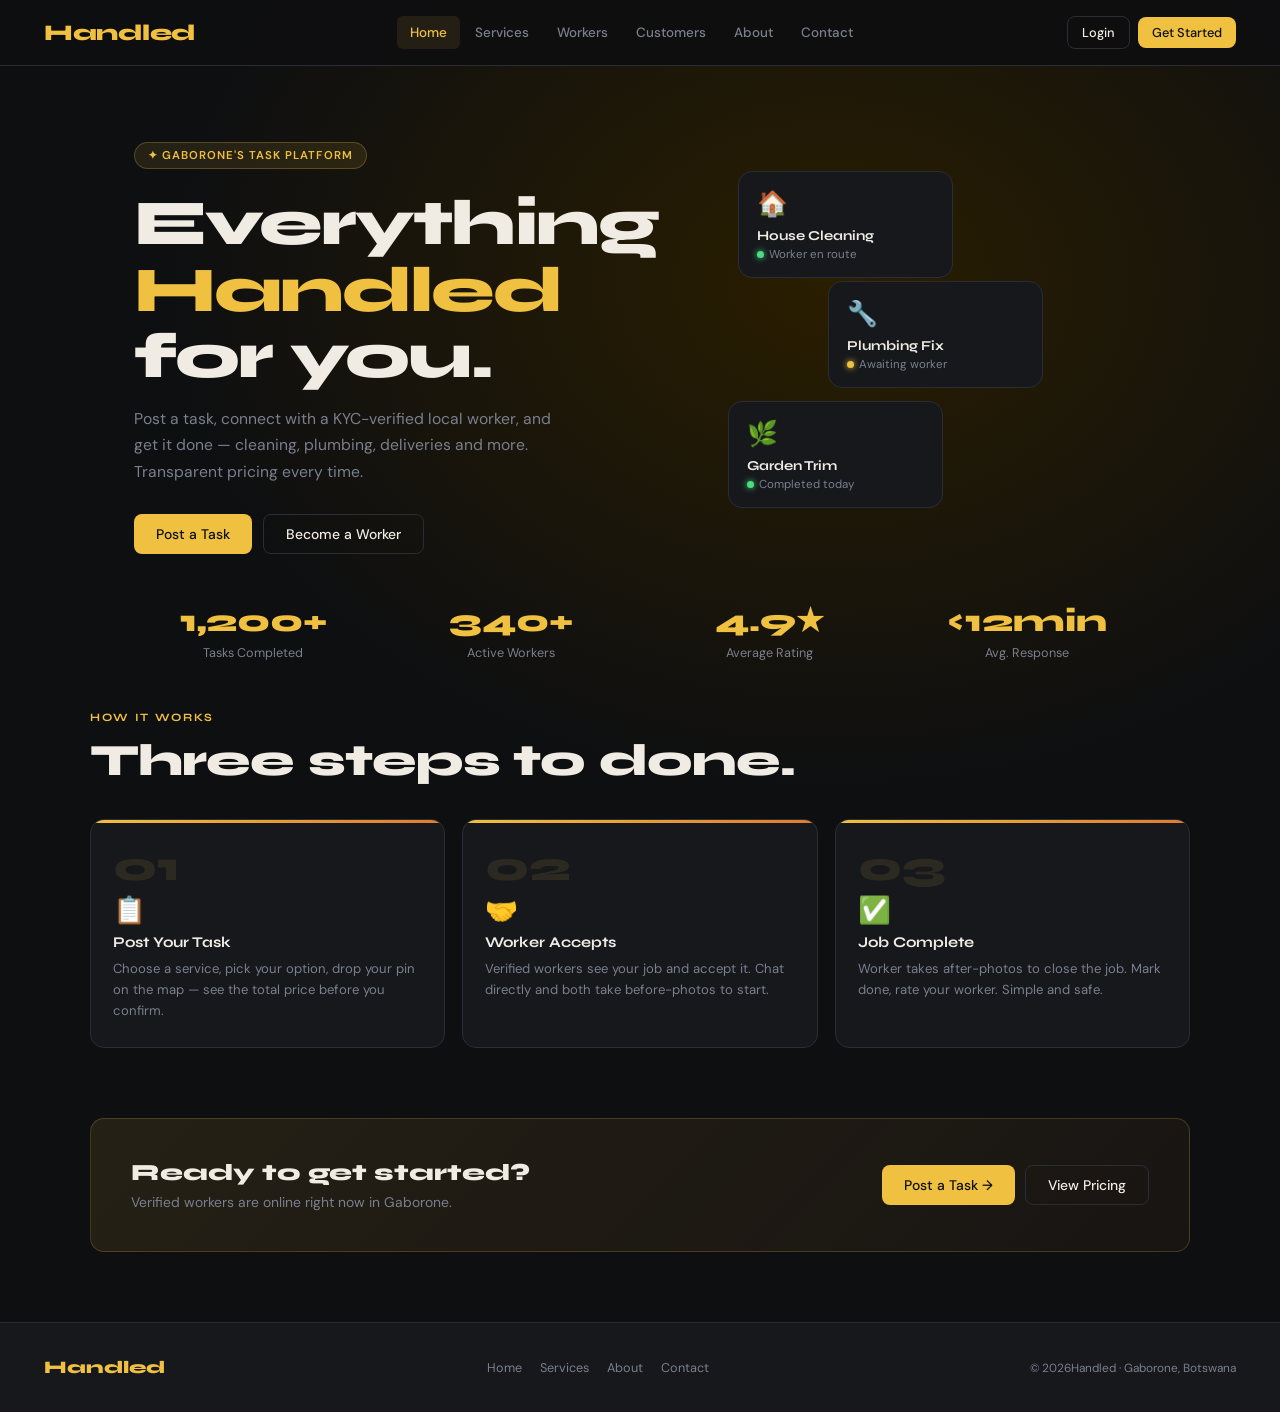
<file: index.html>
<!DOCTYPE html>
<html lang="en">
<head>
  <meta charset="UTF-8" />
  <meta name="viewport" content="width=device-width, initial-scale=1.0" />
  <title>Handled · Gaborone's Task Platform</title>
  <meta name="description" content="Post a task, connect with a KYC-verified local worker in Gaborone, Botswana. Transparent pricing every time." />
  <link rel="stylesheet" href="style.css" />
</head>
<body>

<!-- ── NAVBAR ── -->
<nav class="hd-navbar">
  <a href="index.html" class="hd-nav-logo">Handled</a>
  <div class="hd-nav-links">
    <a href="index.html"     class="hd-nav-link">Home</a>
    <a href="services.html"  class="hd-nav-link">Services</a>
    <a href="workers.html"   class="hd-nav-link">Workers</a>
    <a href="customers.html" class="hd-nav-link">Customers</a>
    <a href="about.html"     class="hd-nav-link">About</a>
    <a href="contact.html"   class="hd-nav-link">Contact</a>
  </div>
  <div class="hd-nav-actions">
    <a href="customers.html" class="hd-btn hd-btn-ghost hd-btn-sm">Login</a>
    <a href="customers.html" class="hd-btn hd-btn-primary hd-btn-sm">Get Started</a>
  </div>
  <button class="hd-hamburger" id="hd-hamburger"><span></span><span></span><span></span></button>
</nav>
<div class="hd-mobile-menu" id="hd-mobile-menu">
  <a href="index.html"     class="hd-mob-link">Home</a>
  <a href="services.html"  class="hd-mob-link">Services</a>
  <a href="workers.html"   class="hd-mob-link">Workers</a>
  <a href="customers.html" class="hd-mob-link">Customers</a>
  <a href="about.html"     class="hd-mob-link">About</a>
  <a href="contact.html"   class="hd-mob-link">Contact</a>
</div>

<!-- ── PAGE ── -->
<div class="hd-page hd-home">

  <!-- HERO -->
  <div class="hd-hero">
    <div>
      <div class="hd-hero-badge">✦ Gaborone's Task Platform</div>
      <h1 class="hd-hero-title">Everything<br><span>Handled</span><br>for you.</h1>
      <p class="hd-hero-sub">Post a task, connect with a KYC-verified local worker, and get it done — cleaning, plumbing, deliveries and more. Transparent pricing every time.</p>
      <div class="hd-hero-btns">
        <a href="customers.html" class="hd-btn hd-btn-primary">Post a Task</a>
        <a href="workers.html"   class="hd-btn hd-btn-ghost">Become a Worker</a>
      </div>
    </div>
    <div class="hd-hero-visual">
      <div class="hd-float-card">
        <div class="fi">🏠</div><h4>House Cleaning</h4>
        <p><span class="hd-dot hd-dot-g"></span>Worker en route</p>
      </div>
      <div class="hd-float-card">
        <div class="fi">🔧</div><h4>Plumbing Fix</h4>
        <p><span class="hd-dot hd-dot-y"></span>Awaiting worker</p>
      </div>
      <div class="hd-float-card">
        <div class="fi">🌿</div><h4>Garden Trim</h4>
        <p><span class="hd-dot hd-dot-g"></span>Completed today</p>
      </div>
    </div>
  </div>

  <!-- STATS -->
  <div class="hd-stats-strip">
    <div class="hd-strip-stat"><div class="hd-strip-num">1,200+</div><div class="hd-strip-lbl">Tasks Completed</div></div>
    <div class="hd-strip-stat"><div class="hd-strip-num">340+</div><div class="hd-strip-lbl">Active Workers</div></div>
    <div class="hd-strip-stat"><div class="hd-strip-num">4.9★</div><div class="hd-strip-lbl">Average Rating</div></div>
    <div class="hd-strip-stat"><div class="hd-strip-num">&lt;12min</div><div class="hd-strip-lbl">Avg. Response</div></div>
  </div>

  <!-- HOW IT WORKS -->
  <div class="hd-section" style="padding-top:0">
    <div class="hd-wrap">
      <div class="hd-section-label">How it works</div>
      <div class="hd-section-title">Three steps to done.</div>
      <div class="hd-how-grid">
        <div class="hd-how-card">
          <div class="hd-how-num">01</div><div class="hd-how-icon">📋</div>
          <h4>Post Your Task</h4>
          <p>Choose a service, pick your option, drop your pin on the map — see the total price before you confirm.</p>
        </div>
        <div class="hd-how-card">
          <div class="hd-how-num">02</div><div class="hd-how-icon">🤝</div>
          <h4>Worker Accepts</h4>
          <p>Verified workers see your job and accept it. Chat directly and both take before-photos to start.</p>
        </div>
        <div class="hd-how-card">
          <div class="hd-how-num">03</div><div class="hd-how-icon">✅</div>
          <h4>Job Complete</h4>
          <p>Worker takes after-photos to close the job. Mark done, rate your worker. Simple and safe.</p>
        </div>
      </div>
    </div>
  </div>

  <!-- CTA BANNER -->
  <div class="hd-section" style="padding-top:0;padding-bottom:70px">
    <div class="hd-wrap" style="background:linear-gradient(135deg,rgba(240,192,64,.1),rgba(224,123,48,.05));border:1px solid rgba(240,192,64,.2);border-radius:var(--radius);padding:40px;display:flex;align-items:center;justify-content:space-between;gap:22px;flex-wrap:wrap">
      <div>
        <h2 style="font-family:'Syne',sans-serif;font-size:1.45rem;font-weight:800;margin-bottom:7px">Ready to get started?</h2>
        <p style="color:var(--muted);font-size:.87rem">Verified workers are online right now in Gaborone.</p>
      </div>
      <div style="display:flex;gap:10px;flex-wrap:wrap">
        <a href="customers.html" class="hd-btn hd-btn-primary">Post a Task →</a>
        <a href="services.html"  class="hd-btn hd-btn-ghost">View Pricing</a>
      </div>
    </div>
  </div>

  <!-- FOOTER -->
  <footer class="hd-footer">
    <div class="hd-footer-logo">Handled</div>
    <div class="hd-footer-links">
      <a href="index.html">Home</a>
      <a href="services.html">Services</a>
      <a href="about.html">About</a>
      <a href="contact.html">Contact</a>
    </div>
    <div class="hd-footer-copy">© 2026Handled · Gaborone, Botswana</div>
  </footer>
</div>

<div id="toast-container"></div>
<script src="store.js"></script>
</body>
</html>
</file>
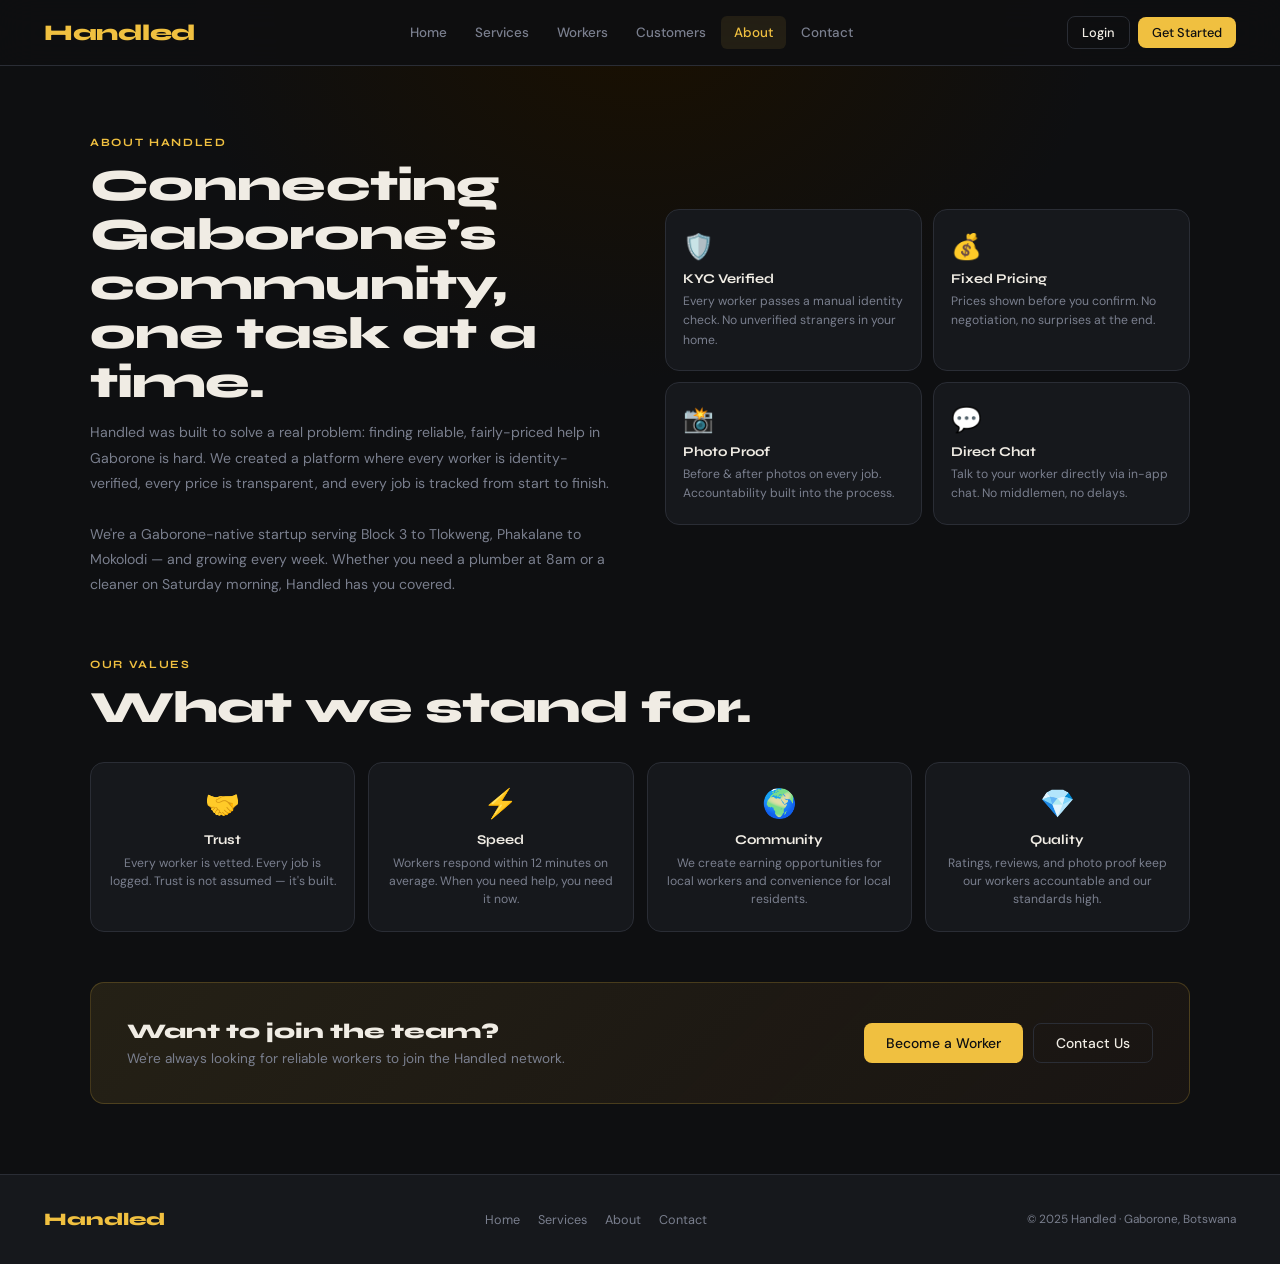
<file: about.html>
<!DOCTYPE html>
<html lang="en">
<head>
  <meta charset="UTF-8" />
  <meta name="viewport" content="width=device-width, initial-scale=1.0" />
  <title>About · Handled</title>
  <meta name="description" content="Handled is Gaborone's trusted task platform connecting residents with KYC-verified local workers." />
  <link rel="stylesheet" href="style.css" />
</head>
<body>

<nav class="hd-navbar">
  <a href="index.html" class="hd-nav-logo">Handled</a>
  <div class="hd-nav-links">
    <a href="index.html"     class="hd-nav-link">Home</a>
    <a href="services.html"  class="hd-nav-link">Services</a>
    <a href="workers.html"   class="hd-nav-link">Workers</a>
    <a href="customers.html" class="hd-nav-link">Customers</a>
    <a href="about.html"     class="hd-nav-link">About</a>
    <a href="contact.html"   class="hd-nav-link">Contact</a>
  </div>
  <div class="hd-nav-actions">
    <a href="customers.html" class="hd-btn hd-btn-ghost hd-btn-sm">Login</a>
    <a href="customers.html" class="hd-btn hd-btn-primary hd-btn-sm">Get Started</a>
  </div>
  <button class="hd-hamburger" id="hd-hamburger"><span></span><span></span><span></span></button>
</nav>
<div class="hd-mobile-menu" id="hd-mobile-menu">
  <a href="index.html"     class="hd-mob-link">Home</a>
  <a href="services.html"  class="hd-mob-link">Services</a>
  <a href="workers.html"   class="hd-mob-link">Workers</a>
  <a href="customers.html" class="hd-mob-link">Customers</a>
  <a href="about.html"     class="hd-mob-link">About</a>
  <a href="contact.html"   class="hd-mob-link">Contact</a>
</div>

<div class="hd-page hd-about">
  <div class="hd-section">
    <div class="hd-wrap">

      <!-- HERO -->
      <div class="hd-about-hero">
        <div>
          <div class="hd-section-label">About Handled</div>
          <h2 class="hd-about-title">Connecting Gaborone's community, one task at a time.</h2>
          <p class="hd-about-body">
            Handled was built to solve a real problem: finding reliable, fairly-priced help in Gaborone is hard.
            We created a platform where every worker is identity-verified, every price is transparent, and every
            job is tracked from start to finish.
            <br><br>
            We're a Gaborone-native startup serving Block 3 to Tlokweng, Phakalane to Mokolodi — and growing
            every week. Whether you need a plumber at 8am or a cleaner on Saturday morning, Handled has you covered.
          </p>
        </div>
        <div class="hd-about-visual">
          <div class="hd-about-tile">
            <div class="hd-at-icon">🛡️</div>
            <h4>KYC Verified</h4>
            <p>Every worker passes a manual identity check. No unverified strangers in your home.</p>
          </div>
          <div class="hd-about-tile">
            <div class="hd-at-icon">💰</div>
            <h4>Fixed Pricing</h4>
            <p>Prices shown before you confirm. No negotiation, no surprises at the end.</p>
          </div>
          <div class="hd-about-tile">
            <div class="hd-at-icon">📸</div>
            <h4>Photo Proof</h4>
            <p>Before &amp; after photos on every job. Accountability built into the process.</p>
          </div>
          <div class="hd-about-tile">
            <div class="hd-at-icon">💬</div>
            <h4>Direct Chat</h4>
            <p>Talk to your worker directly via in-app chat. No middlemen, no delays.</p>
          </div>
        </div>
      </div>

      <!-- VALUES -->
      <div class="hd-section-label">Our Values</div>
      <div class="hd-section-title">What we stand for.</div>
      <div class="hd-values-grid">
        <div class="hd-value-card">
          <div class="hd-value-icon">🤝</div>
          <h4>Trust</h4>
          <p>Every worker is vetted. Every job is logged. Trust is not assumed — it's built.</p>
        </div>
        <div class="hd-value-card">
          <div class="hd-value-icon">⚡</div>
          <h4>Speed</h4>
          <p>Workers respond within 12 minutes on average. When you need help, you need it now.</p>
        </div>
        <div class="hd-value-card">
          <div class="hd-value-icon">🌍</div>
          <h4>Community</h4>
          <p>We create earning opportunities for local workers and convenience for local residents.</p>
        </div>
        <div class="hd-value-card">
          <div class="hd-value-icon">💎</div>
          <h4>Quality</h4>
          <p>Ratings, reviews, and photo proof keep our workers accountable and our standards high.</p>
        </div>
      </div>

      <!-- CTA -->
      <div style="margin-top:50px;background:linear-gradient(135deg,rgba(240,192,64,.1),rgba(224,123,48,.05));border:1px solid rgba(240,192,64,.2);border-radius:var(--radius);padding:36px;display:flex;align-items:center;justify-content:space-between;gap:20px;flex-wrap:wrap">
        <div>
          <h2 style="font-family:'Syne',sans-serif;font-size:1.3rem;font-weight:800;margin-bottom:6px">Want to join the team?</h2>
          <p style="color:var(--muted);font-size:.85rem">We're always looking for reliable workers to join the Handled network.</p>
        </div>
        <div style="display:flex;gap:10px;flex-wrap:wrap">
          <a href="workers.html"   class="hd-btn hd-btn-primary">Become a Worker</a>
          <a href="contact.html"   class="hd-btn hd-btn-ghost">Contact Us</a>
        </div>
      </div>

    </div>
  </div>

  <footer class="hd-footer">
    <div class="hd-footer-logo">Handled</div>
    <div class="hd-footer-links">
      <a href="index.html">Home</a><a href="services.html">Services</a>
      <a href="about.html">About</a><a href="contact.html">Contact</a>
    </div>
    <div class="hd-footer-copy">© 2025 Handled · Gaborone, Botswana</div>
  </footer>
</div>

<div id="toast-container"></div>
<script src="store.js"></script>
</body>
</html>
</file>
<file: style.css>
@import url('https://fonts.googleapis.com/css2?family=Syne:wght@400;600;700;800&family=DM+Sans:wght@300;400;500&display=swap');

:root {
  --bg: #0e0f11;
  --surface: #16181c;
  --surface2: #1e2127;
  --surface3: #252830;
  --border: #2a2d35;
  --accent: #f0c040;
  --accent2: #e07b30;
  --text: #f0ece4;
  --muted: #7a7f8e;
  --success: #4ade80;
  --danger: #f87171;
  --info: #60a5fa;
  --radius: 14px;
  --radius-sm: 8px;
  --radius-xs: 6px;
}

* { margin: 0; padding: 0; box-sizing: border-box; }
html { scroll-behavior: smooth; }

body {
  font-family: 'DM Sans', sans-serif;
  background: var(--bg);
  color: var(--text);
  min-height: 100vh;
  overflow-x: hidden;
}

/* ── NAVBAR ── */
.hd-navbar {
  position: fixed; top: 0; left: 0; right: 0; z-index: 900;
  display: flex; align-items: center; justify-content: space-between;
  padding: 0 44px; height: 66px;
  background: rgba(14,15,17,.93); backdrop-filter: blur(18px);
  border-bottom: 1px solid var(--border);
}
.hd-nav-logo {
  font-family: 'Syne', sans-serif; font-size: 1.4rem; font-weight: 800;
  color: var(--accent); text-decoration: none; letter-spacing: -.02em;
}
.hd-nav-links { display: flex; align-items: center; gap: 2px; }
.hd-nav-link {
  padding: 8px 13px; border-radius: var(--radius-xs); font-size: .84rem;
  font-weight: 500; color: var(--muted); text-decoration: none; transition: all .18s;
}
.hd-nav-link:hover { color: var(--text); }
.hd-nav-link.active { color: var(--accent); background: rgba(240,192,64,.09); }
.hd-nav-actions { display: flex; align-items: center; gap: 8px; }
.hd-hamburger { display: none; flex-direction: column; gap: 5px; cursor: pointer; padding: 6px; background: none; border: none; }
.hd-hamburger span { display: block; width: 22px; height: 2px; background: var(--text); border-radius: 2px; }
.hd-mobile-menu {
  display: none; position: fixed; top: 66px; left: 0; right: 0;
  background: var(--surface); border-bottom: 1px solid var(--border);
  padding: 14px 20px; z-index: 899; flex-direction: column; gap: 4px;
}
.hd-mobile-menu.open { display: flex; }
.hd-mob-link {
  padding: 11px 14px; border-radius: var(--radius-xs); font-size: .9rem;
  font-weight: 500; color: var(--muted); text-decoration: none; transition: all .18s; display: block;
}
.hd-mob-link:hover, .hd-mob-link.active { color: var(--accent); background: rgba(240,192,64,.08); }

/* ── LAYOUT ── */
.hd-page { min-height: 100vh; padding-top: 66px; animation: hdFadeIn .3s ease; }
@keyframes hdFadeIn { from { opacity: 0; transform: translateY(8px); } to { opacity: 1; } }
.hd-wrap { max-width: 1100px; margin: 0 auto; }
.hd-section { padding: 70px 44px; }
.hd-section-label {
  font-family: 'Syne', sans-serif; font-size: .7rem; font-weight: 700;
  letter-spacing: .15em; text-transform: uppercase; color: var(--accent); margin-bottom: 12px;
}
.hd-section-title {
  font-family: 'Syne', sans-serif; font-size: clamp(1.8rem, 3.5vw, 2.8rem);
  font-weight: 800; line-height: 1.1; letter-spacing: -.02em;
}
.hd-section-sub { color: var(--muted); font-size: .93rem; line-height: 1.7; margin-top: 12px; max-width: 500px; }

/* ── BUTTONS ── */
.hd-btn {
  display: inline-flex; align-items: center; gap: 7px; padding: 10px 22px;
  border-radius: var(--radius-sm); font-family: 'DM Sans', sans-serif; font-size: .87rem;
  font-weight: 500; cursor: pointer; border: none; transition: all .18s; text-decoration: none;
}
.hd-btn-primary { background: var(--accent); color: #0e0f11; }
.hd-btn-primary:hover { background: #ffd055; transform: translateY(-1px); }
.hd-btn-ghost { background: transparent; color: var(--text); border: 1px solid var(--border); }
.hd-btn-ghost:hover { border-color: var(--accent); color: var(--accent); }
.hd-btn-sm { padding: 7px 14px; font-size: .8rem; }
.hd-btn-xs { padding: 5px 10px; font-size: .73rem; }

/* ── BADGES ── */
.hd-badge { display: inline-flex; align-items: center; gap: 4px; padding: 4px 10px; border-radius: 99px; font-size: .7rem; font-weight: 600; }
.hd-badge-pending { background: rgba(240,192,64,.15); color: var(--accent); }
.hd-badge-accepted { background: rgba(74,222,128,.15); color: var(--success); }
.hd-badge-progress { background: rgba(96,165,250,.15); color: var(--info); }
.hd-badge-done { background: rgba(74,222,128,.1); color: var(--success); border: 1px solid rgba(74,222,128,.2); }
.hd-badge-verified { background: rgba(74,222,128,.12); color: var(--success); border: 1px solid rgba(74,222,128,.25); }
.hd-badge-pending-kyc { background: rgba(240,192,64,.12); color: var(--accent); border: 1px solid rgba(240,192,64,.25); }

/* ── FORMS ── */
.hd-form-group { margin-bottom: 14px; }
.hd-form-group label { display: block; font-size: .78rem; color: var(--muted); margin-bottom: 5px; font-weight: 500; }
.hd-form-group input,
.hd-form-group select,
.hd-form-group textarea {
  width: 100%; background: var(--surface2); border: 1px solid var(--border);
  border-radius: var(--radius-sm); padding: 10px 12px; color: var(--text);
  font-size: .87rem; font-family: 'DM Sans', sans-serif; transition: border .18s;
}
.hd-form-group input:focus,
.hd-form-group select:focus,
.hd-form-group textarea:focus { outline: none; border-color: var(--accent); }
.hd-form-group input::placeholder, .hd-form-group textarea::placeholder { color: var(--muted); }
.hd-form-group textarea { resize: vertical; min-height: 80px; }
.hd-form-group select option { background: var(--surface2); }
.hd-form-row { display: grid; grid-template-columns: 1fr 1fr; gap: 11px; }
.hd-auth-submit {
  width: 100%; padding: 12px; background: var(--accent); border: none;
  border-radius: var(--radius-sm); color: #0e0f11; font-size: .92rem; font-weight: 700;
  cursor: pointer; font-family: 'Syne', sans-serif; transition: all .18s; margin-top: 4px;
}
.hd-auth-submit:hover { background: #ffd055; }

/* ── TABS ── */
.hd-tab-row { display: flex; background: var(--surface2); border-radius: var(--radius-xs); padding: 3px; margin-bottom: 18px; gap: 3px; }
.hd-tab {
  flex: 1; padding: 8px; text-align: center; font-size: .82rem; font-weight: 500;
  cursor: pointer; border-radius: 5px; transition: all .18s; color: var(--muted);
  border: none; background: transparent; font-family: 'DM Sans', sans-serif;
}
.hd-tab.active { background: var(--accent); color: #0e0f11; }

/* ── CARD ── */
.hd-card { background: var(--surface); border: 1px solid var(--border); border-radius: var(--radius); padding: 24px; }
.hd-divider { height: 1px; background: var(--border); margin: 18px 0; }

/* ── FOOTER ── */
.hd-footer {
  background: var(--surface); border-top: 1px solid var(--border);
  padding: 34px 44px; display: flex; align-items: center;
  justify-content: space-between; flex-wrap: wrap; gap: 16px;
}
.hd-footer-logo { font-family: 'Syne', sans-serif; font-size: 1.1rem; font-weight: 800; color: var(--accent); }
.hd-footer-links { display: flex; gap: 18px; flex-wrap: wrap; }
.hd-footer-links a { font-size: .79rem; color: var(--muted); text-decoration: none; transition: color .18s; }
.hd-footer-links a:hover { color: var(--text); }
.hd-footer-copy { font-size: .74rem; color: var(--muted); }

/* ── TOAST ── */
#toast-container {
  position: fixed; bottom: 22px; right: 22px; z-index: 9999;
  display: flex; flex-direction: column; gap: 8px; align-items: flex-end;
}
.hd-toast {
  background: var(--surface2); border: 1px solid var(--border); border-radius: var(--radius-sm);
  padding: 12px 17px; font-size: .85rem; color: var(--text);
  display: flex; align-items: center; gap: 9px; max-width: 290px;
  animation: hdFadeIn .25s ease;
}

/* ── HOME ── */
.hd-home { background: radial-gradient(ellipse 80% 55% at 65% 20%, #2a1e00, var(--bg) 65%); }
.hd-hero {
  display: grid; grid-template-columns: 1fr 1fr; max-width: 1100px;
  margin: 0 auto; padding: 76px 44px 48px; gap: 52px; align-items: center;
}
.hd-hero-badge {
  display: inline-flex; align-items: center; gap: 7px;
  background: rgba(240,192,64,.1); border: 1px solid rgba(240,192,64,.25);
  padding: 5px 13px; border-radius: 99px; margin-bottom: 22px;
  font-size: .71rem; letter-spacing: .09em; text-transform: uppercase;
  color: var(--accent); font-weight: 600;
}
.hd-hero-title {
  font-family: 'Syne', sans-serif; font-size: clamp(2.8rem, 5vw, 4.3rem);
  font-weight: 800; line-height: 1.04; letter-spacing: -.03em;
}
.hd-hero-title span { color: var(--accent); }
.hd-hero-sub { margin-top: 15px; color: var(--muted); font-size: .98rem; line-height: 1.7; max-width: 420px; }
.hd-hero-btns { display: flex; gap: 11px; margin-top: 28px; flex-wrap: wrap; }
.hd-hero-visual { position: relative; height: 370px; }
.hd-float-card {
  position: absolute; background: var(--surface); border: 1px solid var(--border);
  border-radius: var(--radius); padding: 15px 18px; width: 215px;
  animation: hdFloat 4s ease-in-out infinite;
}
.hd-float-card:nth-child(1) { top: 8px; left: 28px; animation-delay: 0s; }
.hd-float-card:nth-child(2) { top: 118px; left: 118px; animation-delay: .9s; }
.hd-float-card:nth-child(3) { top: 238px; left: 18px; animation-delay: 1.7s; }
@keyframes hdFloat { 0%,100%{ transform:translateY(0); } 50%{ transform:translateY(-8px); } }
.hd-float-card .fi { font-size: 1.55rem; margin-bottom: 7px; }
.hd-float-card h4 { font-family: 'Syne', sans-serif; font-size: .85rem; font-weight: 700; }
.hd-float-card p { font-size: .72rem; color: var(--muted); margin-top: 3px; }
.hd-dot { display: inline-block; width: 7px; height: 7px; border-radius: 50%; margin-right: 5px; }
.hd-dot-g { background: var(--success); box-shadow: 0 0 6px var(--success); }
.hd-dot-y { background: var(--accent); box-shadow: 0 0 6px var(--accent); }
.hd-stats-strip {
  display: grid; grid-template-columns: repeat(4,1fr);
  max-width: 1100px; margin: 0 auto; padding: 0 44px 50px; gap: 20px;
}
.hd-strip-stat { text-align: center; }
.hd-strip-num { font-family: 'Syne', sans-serif; font-size: 1.95rem; font-weight: 800; color: var(--accent); }
.hd-strip-lbl { font-size: .79rem; color: var(--muted); margin-top: 4px; }
.hd-how-grid { display: grid; grid-template-columns: repeat(3,1fr); gap: 17px; margin-top: 34px; }
.hd-how-card {
  background: var(--surface); border: 1px solid var(--border);
  border-radius: var(--radius); padding: 26px 22px; position: relative; overflow: hidden;
}
.hd-how-card::before {
  content:''; position:absolute; top:0; left:0; right:0; height:3px;
  background: linear-gradient(90deg, var(--accent), var(--accent2));
}
.hd-how-num { font-family: 'Syne', sans-serif; font-size: 2.6rem; font-weight: 800; color: rgba(240,192,64,.1); line-height: 1; }
.hd-how-icon { font-size: 1.65rem; margin: 6px 0; }
.hd-how-card h4 { font-family: 'Syne', sans-serif; font-size: .93rem; font-weight: 700; margin-bottom: 7px; }
.hd-how-card p { font-size: .82rem; color: var(--muted); line-height: 1.6; }

/* ── SERVICES ── */
.hd-services { background: radial-gradient(ellipse 60% 40% at 20% 80%, #1a0f00, var(--bg) 60%); }
.hd-services-grid { display: grid; grid-template-columns: repeat(3,1fr); gap: 17px; margin-top: 38px; }
.hd-service-card {
  background: var(--surface); border: 1px solid var(--border);
  border-radius: var(--radius); padding: 26px 22px; transition: all .22s;
  position: relative; overflow: hidden;
}
.hd-service-card:hover { border-color: rgba(240,192,64,.4); transform: translateY(-3px); box-shadow: 0 14px 36px rgba(0,0,0,.4); }
.hd-svc-icon { font-size: 2.3rem; margin-bottom: 13px; }
.hd-svc-name { font-family: 'Syne', sans-serif; font-size: 1.03rem; font-weight: 800; margin-bottom: 8px; }
.hd-svc-desc { font-size: .82rem; color: var(--muted); line-height: 1.65; }
.hd-svc-price-table { margin-top: 15px; border-top: 1px solid var(--border); padding-top: 13px; }
.hd-svc-price-row { display: flex; justify-content: space-between; align-items: center; padding: 4px 0; font-size: .78rem; }
.hd-svc-price-row .pl { color: var(--muted); }
.hd-svc-price-row .pr { font-family: 'Syne', sans-serif; font-weight: 700; color: var(--accent); }
.hd-transport-note { margin-top: 13px; padding: 9px 12px; background: rgba(240,192,64,.06); border: 1px solid rgba(240,192,64,.15); border-radius: var(--radius-xs); font-size: .72rem; color: var(--muted); }

/* ── WORKERS ── */
.hd-workers { background: radial-gradient(ellipse 50% 40% at 80% 20%, #001a10, var(--bg) 60%); }
.hd-workers-grid { display: grid; grid-template-columns: repeat(3,1fr); gap: 17px; margin: 34px 0; }
.hd-worker-card { background: var(--surface); border: 1px solid var(--border); border-radius: var(--radius); padding: 22px; transition: all .22s; }
.hd-worker-card:hover { border-color: rgba(240,192,64,.3); transform: translateY(-2px); }
.hd-worker-top { display: flex; align-items: center; gap: 12px; margin-bottom: 13px; }
.hd-w-avatar { width: 46px; height: 46px; border-radius: 50%; display: flex; align-items: center; justify-content: center; font-family: 'Syne', sans-serif; font-size: 1.2rem; font-weight: 800; color: #0e0f11; flex-shrink: 0; }
.hd-w-info h4 { font-family: 'Syne', sans-serif; font-size: .9rem; font-weight: 700; }
.hd-w-info p { font-size: .72rem; color: var(--muted); margin-top: 2px; }
.hd-w-skills { display: flex; flex-wrap: wrap; gap: 5px; margin-bottom: 12px; }
.hd-skill-tag { padding: 3px 9px; background: rgba(240,192,64,.08); border: 1px solid rgba(240,192,64,.2); border-radius: 99px; font-size: .69rem; color: var(--accent); }
.hd-w-stats { display: flex; gap: 16px; }
.hd-wstat-num { font-family: 'Syne', sans-serif; font-size: .98rem; font-weight: 700; }
.hd-wstat-lbl { font-size: .67rem; color: var(--muted); margin-top: 1px; }
.hd-worker-auth-box { background: var(--surface); border: 1px solid var(--border); border-radius: var(--radius); padding: 30px 26px; max-width: 500px; }
.hd-svc-pick-grid { display: grid; grid-template-columns: 1fr 1fr; gap: 7px; margin-top: 5px; }
.hd-svc-pick-item { display: flex; align-items: center; gap: 8px; padding: 9px 11px; background: var(--surface2); border: 1px solid var(--border); border-radius: var(--radius-xs); cursor: pointer; font-size: .8rem; transition: all .18s; }
.hd-svc-pick-item input { accent-color: var(--accent); }
.hd-kyc-upload-box { border: 2px dashed var(--border); border-radius: var(--radius-sm); padding: 20px; text-align: center; cursor: pointer; transition: border .18s; }
.hd-kyc-upload-box:hover { border-color: var(--accent); }
.hd-kyc-upload-box .ub-icon { font-size: 1.5rem; margin-bottom: 6px; }
.hd-kyc-upload-box p { font-size: .78rem; color: var(--muted); }
.hd-kyc-upload-box .ub-name { font-size: .74rem; color: var(--success); margin-top: 5px; }
.hd-kyc-status-banner { padding: 12px 15px; border-radius: var(--radius-sm); font-size: .82rem; display: flex; align-items: center; gap: 9px; margin-bottom: 18px; }
.hd-kyc-pending { background: rgba(240,192,64,.08); border: 1px solid rgba(240,192,64,.2); color: var(--accent); }
.hd-kyc-approved { background: rgba(74,222,128,.08); border: 1px solid rgba(74,222,128,.2); color: var(--success); }
.hd-kyc-rejected { background: rgba(248,113,113,.08); border: 1px solid rgba(248,113,113,.2); color: var(--danger); }
.hd-online-toggle { display: flex; align-items: center; gap: 10px; background: var(--surface); border: 1px solid var(--border); border-radius: var(--radius-xs); padding: 8px 13px; cursor: pointer; }
.hd-toggle-sw { width: 38px; height: 21px; background: var(--border); border-radius: 99px; position: relative; transition: background .2s; flex-shrink: 0; }
.hd-toggle-sw.on { background: var(--success); }
.hd-toggle-sw::after { content:''; position:absolute; width:15px; height:15px; border-radius:50%; background:white; top:3px; left:3px; transition:transform .2s; }
.hd-toggle-sw.on::after { transform: translateX(17px); }
.hd-w-stats-row { display: grid; grid-template-columns: repeat(3,1fr); gap: 12px; margin: 22px 0; }
.hd-w-stat-card { background: var(--surface); border: 1px solid var(--border); border-radius: var(--radius); padding: 17px 19px; }
.hd-ws-label { font-size: .71rem; color: var(--muted); font-weight: 500; margin-bottom: 5px; }
.hd-ws-val { font-family: 'Syne', sans-serif; font-size: 1.65rem; font-weight: 800; color: var(--accent); }
.hd-jobs-list { display: flex; flex-direction: column; gap: 10px; }
.hd-job-card { background: var(--surface); border: 1px solid var(--border); border-radius: var(--radius); padding: 17px 21px; display: grid; grid-template-columns: auto 1fr auto; gap: 13px; align-items: start; transition: all .18s; }
.hd-job-card:hover { border-color: rgba(240,192,64,.35); }
.hd-j-emoji { font-size: 1.65rem; }
.hd-j-body h4 { font-family: 'Syne', sans-serif; font-size: .88rem; font-weight: 700; margin-bottom: 3px; }
.hd-j-body p { font-size: .78rem; color: var(--muted); line-height: 1.5; }
.hd-j-right { display: flex; flex-direction: column; align-items: flex-end; gap: 7px; }
.hd-j-price { font-family: 'Syne', sans-serif; font-size: .98rem; font-weight: 700; color: var(--accent); }
.hd-btn-accept { padding: 7px 14px; background: var(--accent); color: #0e0f11; border: none; border-radius: var(--radius-xs); cursor: pointer; font-size: .79rem; font-weight: 600; font-family: 'Syne', sans-serif; transition: all .18s; }
.hd-btn-accept:hover { background: #ffd055; }
.hd-btn-accepted { padding: 7px 14px; background: rgba(74,222,128,.15); color: var(--success); border: 1px solid rgba(74,222,128,.3); border-radius: var(--radius-xs); font-size: .79rem; font-weight: 600; }

/* ── CUSTOMERS ── */
.hd-customers { background: radial-gradient(ellipse 55% 40% at 10% 60%, #001520, var(--bg) 60%); }
.hd-auth-wrap { display: grid; grid-template-columns: 1fr 1fr; gap: 38px; margin-top: 38px; align-items: start; }
.hd-auth-box { background: var(--surface); border: 1px solid var(--border); border-radius: var(--radius); padding: 28px 24px; }
.hd-auth-box-title { font-family: 'Syne', sans-serif; font-size: 1.02rem; font-weight: 800; margin-bottom: 4px; }
.hd-auth-box-sub { font-size: .8rem; color: var(--muted); margin-bottom: 18px; }
.hd-cat-grid { display: grid; grid-template-columns: repeat(4,1fr); gap: 8px; margin-bottom: 15px; }
.hd-cat-btn { background: var(--surface2); border: 1px solid var(--border); border-radius: var(--radius-xs); padding: 12px 6px; text-align: center; cursor: pointer; transition: all .18s; }
.hd-cat-btn:hover, .hd-cat-btn.sel { border-color: var(--accent); background: rgba(240,192,64,.08); }
.hd-cat-btn .ci { font-size: 1.35rem; margin-bottom: 4px; }
.hd-cat-btn span { display: block; font-size: .67rem; font-family: 'Syne', sans-serif; font-weight: 700; }
.hd-post-form { background: var(--surface2); border: 1px solid var(--border); border-radius: var(--radius-sm); padding: 17px; margin-bottom: 15px; }
.hd-post-form h4 { font-family: 'Syne', sans-serif; font-size: .86rem; font-weight: 700; margin-bottom: 12px; }
.hd-price-estimate { background: rgba(240,192,64,.06); border: 1px solid rgba(240,192,64,.15); border-radius: var(--radius-xs); padding: 11px 13px; margin: 11px 0; font-size: .8rem; }
.hd-pe-label { color: var(--muted); margin-bottom: 3px; }
.hd-pe-total { font-family: 'Syne', sans-serif; font-size: 1.2rem; font-weight: 800; color: var(--accent); }
.hd-pe-breakdown { font-size: .74rem; color: var(--muted); margin-top: 3px; }
.hd-req-list { display: flex; flex-direction: column; gap: 9px; }
.hd-req-card { background: var(--surface); border: 1px solid var(--border); border-radius: var(--radius-sm); padding: 13px 16px; }
.hd-req-card-top { display: flex; align-items: flex-start; justify-content: space-between; gap: 9px; }
.hd-req-l { display: flex; align-items: flex-start; gap: 11px; }
.hd-req-emoji { font-size: 1.45rem; flex-shrink: 0; }
.hd-req-info h5 { font-family: 'Syne', sans-serif; font-size: .83rem; font-weight: 700; }
.hd-req-info p { font-size: .71rem; color: var(--muted); margin-top: 2px; }
.hd-sub-opt-btn { padding: 8px 13px; background: var(--surface2); border: 1px solid var(--border); border-radius: var(--radius-xs); color: var(--muted); font-size: .78rem; cursor: pointer; transition: all .18s; margin: 3px; }
.hd-sub-opt-btn:hover, .hd-sub-opt-btn.active { border-color: var(--accent); color: var(--text); background: rgba(240,192,64,.08); }
#hd-task-map { height: 190px; border-radius: var(--radius-xs); overflow: hidden; border: 1px solid var(--border); margin-top: 9px; }

/* ── ABOUT ── */
.hd-about { background: radial-gradient(ellipse 60% 50% at 50% 0%, #1a1000, var(--bg) 60%); }
.hd-about-hero { display: grid; grid-template-columns: 1fr 1fr; gap: 50px; align-items: center; margin-bottom: 60px; }
.hd-about-title { font-family: 'Syne', sans-serif; font-size: clamp(2rem, 4vw, 2.8rem); font-weight: 800; line-height: 1.1; letter-spacing: -.02em; }
.hd-about-body { font-size: .88rem; color: var(--muted); line-height: 1.8; margin-top: 13px; }
.hd-about-visual { display: grid; grid-template-columns: 1fr 1fr; gap: 11px; }
.hd-about-tile { background: var(--surface); border: 1px solid var(--border); border-radius: var(--radius); padding: 20px 17px; }
.hd-at-icon { font-size: 1.55rem; margin-bottom: 8px; }
.hd-about-tile h4 { font-family: 'Syne', sans-serif; font-size: .84rem; font-weight: 700; margin-bottom: 5px; }
.hd-about-tile p { font-size: .76rem; color: var(--muted); line-height: 1.6; }
.hd-values-grid { display: grid; grid-template-columns: repeat(4,1fr); gap: 13px; margin-top: 30px; }
.hd-value-card { background: var(--surface); border: 1px solid var(--border); border-radius: var(--radius); padding: 22px 17px; text-align: center; }
.hd-value-icon { font-size: 1.75rem; margin-bottom: 10px; }
.hd-value-card h4 { font-family: 'Syne', sans-serif; font-size: .84rem; font-weight: 700; margin-bottom: 6px; }
.hd-value-card p { font-size: .76rem; color: var(--muted); line-height: 1.5; }

/* ── CONTACT ── */
.hd-contact { background: radial-gradient(ellipse 50% 50% at 80% 80%, #100a00, var(--bg) 60%); }
.hd-contact-grid { display: grid; grid-template-columns: 1fr 1.4fr; gap: 38px; margin-top: 38px; align-items: start; }
.hd-contact-info-card { background: var(--surface); border: 1px solid var(--border); border-radius: var(--radius); padding: 28px; }
.hd-contact-info-card h3 { font-family: 'Syne', sans-serif; font-size: .98rem; font-weight: 800; margin-bottom: 18px; }
.hd-contact-item { display: flex; align-items: flex-start; gap: 12px; margin-bottom: 18px; }
.hd-ci-icon { width: 36px; height: 36px; background: rgba(240,192,64,.1); border: 1px solid rgba(240,192,64,.2); border-radius: var(--radius-xs); display: flex; align-items: center; justify-content: center; font-size: .9rem; flex-shrink: 0; }
.hd-ci-body h5 { font-family: 'Syne', sans-serif; font-size: .8rem; font-weight: 700; margin-bottom: 2px; }
.hd-ci-body p { font-size: .77rem; color: var(--muted); line-height: 1.5; }
.hd-contact-form-card { background: var(--surface); border: 1px solid var(--border); border-radius: var(--radius); padding: 28px; }
.hd-contact-form-card h3 { font-family: 'Syne', sans-serif; font-size: .98rem; font-weight: 800; margin-bottom: 4px; }
.hd-contact-form-card > p { font-size: .78rem; color: var(--muted); margin-bottom: 18px; }
.hd-contact-submit { width: 100%; padding: 12px; background: var(--accent); border: none; border-radius: var(--radius-sm); color: #0e0f11; font-size: .9rem; font-weight: 700; cursor: pointer; font-family: 'Syne', sans-serif; transition: all .18s; margin-top: 3px; }
.hd-contact-submit:hover { background: #ffd055; }

/* ── LOGOUT BTN ── */
.hd-logout-btn { background: transparent; border: 1px solid var(--border); color: var(--muted); padding: 7px 13px; border-radius: var(--radius-xs); cursor: pointer; font-size: .79rem; font-family: 'DM Sans', sans-serif; transition: all .18s; }
.hd-logout-btn:hover { border-color: var(--danger); color: var(--danger); }
.hd-empty-state { text-align: center; padding: 38px 18px; color: var(--muted); }
.hd-empty-state .ei { font-size: 1.9rem; margin-bottom: 9px; }

/* ── SCROLLBAR ── */
::-webkit-scrollbar { width: 5px; }
::-webkit-scrollbar-track { background: transparent; }
::-webkit-scrollbar-thumb { background: var(--border); border-radius: 3px; }

/* ── RESPONSIVE ── */
@media (max-width: 920px) {
  .hd-navbar { padding: 0 18px; }
  .hd-nav-links, .hd-nav-actions { display: none; }
  .hd-hamburger { display: flex; }
  .hd-hero, .hd-auth-wrap, .hd-contact-grid, .hd-about-hero { grid-template-columns: 1fr; }
  .hd-hero-visual { display: none; }
  .hd-services-grid, .hd-workers-grid, .hd-values-grid, .hd-how-grid { grid-template-columns: repeat(2,1fr); }
  .hd-section { padding: 54px 18px; }
  .hd-stats-strip { padding: 0 18px 38px; grid-template-columns: repeat(2,1fr); }
  .hd-footer { padding: 24px 18px; }
}
@media (max-width: 560px) {
  .hd-services-grid, .hd-workers-grid, .hd-values-grid, .hd-how-grid { grid-template-columns: 1fr; }
  .hd-w-stats-row { grid-template-columns: repeat(2,1fr); }
  .hd-cat-grid { grid-template-columns: repeat(3,1fr); }
  .hd-form-row { grid-template-columns: 1fr; }
}
</file>
